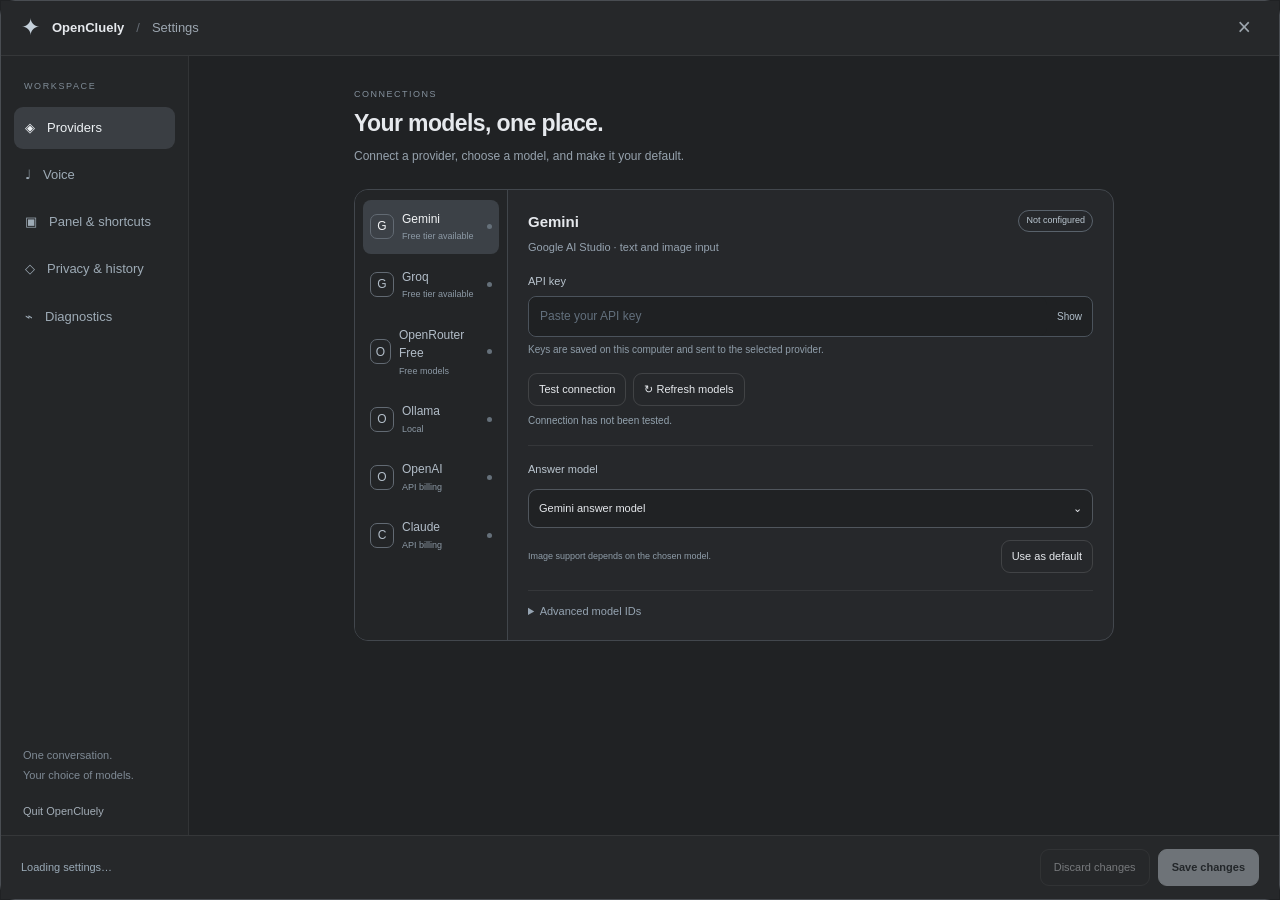
<file: settings.html>
<!doctype html><html lang="en"><head><meta charset="utf-8"><title>OpenCluely Settings</title><link rel="stylesheet" href="./src/styles/chat.css"><link rel="stylesheet" href="./src/styles/panel-settings.css"></head>
<body class="provider-settings">
<header class="settings-titlebar"><span class="brand-mark">✦</span><strong>OpenCluely</strong><span class="title-divider">/</span><span>Settings</span><button id="close" type="button" aria-label="Close settings">×</button></header>
<div class="settings-shell">
<aside class="settings-sidebar"><p class="nav-label">WORKSPACE</p><nav aria-label="Settings sections">
<button type="button" data-page="providers" aria-current="page">◈ <span>Providers</span></button>
<button type="button" data-page="voice">♩ <span>Voice</span></button>
<button type="button" data-page="panel">▣ <span>Panel & shortcuts</span></button>
<button type="button" data-page="privacy">◇ <span>Privacy & history</span></button>
<button type="button" data-page="diagnostics">⌁ <span>Diagnostics</span></button>
</nav><div class="sidebar-bottom"><small>One conversation.<br>Your choice of models.</small><button id="quit" type="button">Quit OpenCluely</button></div></aside>
<form id="providerForm" autocomplete="off">
<section class="settings-page" data-settings-page="providers"><div class="page-intro"><span class="eyebrow">Connections</span><h1>Your models, one place.</h1><p>Connect a provider, choose a model, and make it your default.</p></div>
<div class="provider-workspace"><nav class="provider-list" aria-label="AI providers"><button type="button" data-provider-tab="gemini" aria-pressed="true"><span class="provider-avatar">G</span><span>Gemini<small>Free tier available</small></span><span class="provider-dot" data-provider-dot="gemini"></span></button><button type="button" data-provider-tab="groq" aria-pressed="false"><span class="provider-avatar">G</span><span>Groq<small>Free tier available</small></span><span class="provider-dot" data-provider-dot="groq"></span></button><button type="button" data-provider-tab="openrouter" aria-pressed="false"><span class="provider-avatar">O</span><span>OpenRouter Free<small>Free models</small></span><span class="provider-dot" data-provider-dot="openrouter"></span></button><button type="button" data-provider-tab="ollama" aria-pressed="false"><span class="provider-avatar">O</span><span>Ollama<small>Local</small></span><span class="provider-dot" data-provider-dot="ollama"></span></button><button type="button" data-provider-tab="openai" aria-pressed="false"><span class="provider-avatar">O</span><span>OpenAI<small>API billing</small></span><span class="provider-dot" data-provider-dot="openai"></span></button><button type="button" data-provider-tab="claude" aria-pressed="false"><span class="provider-avatar">C</span><span>Claude<small>API billing</small></span><span class="provider-dot" data-provider-dot="claude"></span></button></nav><div class="provider-content"><article class="provider-editor" data-provider-editor="gemini" >
<div class="section-title"><div><h2>Gemini</h2><p>Google AI Studio · text and image input</p></div><span class="badge" data-provider-badge="gemini">Not configured</span></div>
<label for="geminiKey">API key</label><div class="secret-field"><input data-setting id="geminiKey" type="password" autocomplete="off" spellcheck="false" placeholder="Paste your API key"><button type="button" data-reveal="geminiKey" aria-label="Show Gemini API key">Show</button></div><small class="field-help">Keys are saved on this computer and sent to the selected provider.</small>
<div class="button-row"><button type="button" data-test-provider="gemini">Test connection</button><button type="button" data-refresh>↻ Refresh models</button></div>
<p class="test-feedback" data-test-result="gemini" role="status">Connection has not been tested.</p>
<div class="field-divider"></div><label for="geminiCatalog">Answer model</label><select id="geminiCatalog" hidden size="2" data-inline-picker data-model-provider="gemini" aria-label="Gemini answer model"><option value="">Choose a model</option></select>
<div class="model-note"><small>Image support depends on the chosen model.</small><button type="button" data-default="gemini">Use as default</button></div>
<details><summary>Advanced model IDs</summary><label for="geminiModel">Additional model IDs</label><input data-setting id="geminiModel" spellcheck="false" placeholder="gemini-3.1-flash-lite"><small>Separate IDs with commas. Save, then refresh to update the catalog.</small></details></article><article class="provider-editor" data-provider-editor="groq" hidden>
<div class="section-title"><div><h2>Groq</h2><p>Fast answers and Whisper transcription</p></div><span class="badge" data-provider-badge="groq">Not configured</span></div>
<label for="groqKey">API key</label><div class="secret-field"><input data-setting id="groqKey" type="password" autocomplete="off" spellcheck="false" placeholder="Paste your API key"><button type="button" data-reveal="groqKey" aria-label="Show Groq API key">Show</button></div><small class="field-help">Keys are saved on this computer and sent to the selected provider.</small>
<div class="button-row"><button type="button" data-test-provider="groq">Test connection</button><button type="button" data-refresh>↻ Refresh models</button></div>
<p class="test-feedback" data-test-result="groq" role="status">Connection has not been tested.</p>
<div class="field-divider"></div><label for="groqCatalog">Answer model</label><select id="groqCatalog" hidden size="2" data-inline-picker data-model-provider="groq" aria-label="Groq answer model"><option value="">Choose a model</option></select>
<div class="model-note"><small>Image support depends on the chosen model.</small><button type="button" data-default="groq">Use as default</button></div>
<details><summary>Advanced model IDs</summary><label for="groqModels">Additional model IDs</label><input data-setting id="groqModels" spellcheck="false" placeholder="openai/gpt-oss-20b"><small>Separate IDs with commas. Save, then refresh to update the catalog.</small></details></article><article class="provider-editor" data-provider-editor="openrouter" hidden>
<div class="section-title"><div><h2>OpenRouter Free</h2><p>A catalog filtered to free models</p></div><span class="badge" data-provider-badge="openrouter">Not configured</span></div>
<label for="openRouterKey">API key</label><div class="secret-field"><input data-setting id="openRouterKey" type="password" autocomplete="off" spellcheck="false" placeholder="Paste your API key"><button type="button" data-reveal="openRouterKey" aria-label="Show OpenRouter Free API key">Show</button></div><small class="field-help">Keys are saved on this computer and sent to the selected provider.</small>
<div class="button-row"><button type="button" data-test-provider="openrouter">Test connection</button><button type="button" data-refresh>↻ Refresh models</button></div>
<p class="test-feedback" data-test-result="openrouter" role="status">Connection has not been tested.</p>
<div class="field-divider"></div><label for="openrouterCatalog">Answer model</label><select id="openrouterCatalog" hidden size="2" data-inline-picker data-model-provider="openrouter" aria-label="OpenRouter Free answer model"><option value="">Choose a model</option></select>
<div class="model-note"><small>Image support depends on the chosen model.</small><button type="button" data-default="openrouter">Use as default</button></div>
<small>Only free models appear in this catalog. Provider limits may apply.</small></article><article class="provider-editor" data-provider-editor="ollama" hidden>
<div class="section-title"><div><h2>Ollama</h2><p>Run downloaded models on this computer</p></div><span class="badge" data-provider-badge="ollama">Not configured</span></div>
<div class="info-note">Ollama connects to <code>127.0.0.1:11434</code>. Start Ollama and download a model before refreshing.</div><small class="field-help">Keys are saved on this computer and sent to the selected provider.</small>
<div class="button-row"><button type="button" data-test-provider="ollama">Test connection</button><button type="button" data-refresh>↻ Refresh models</button></div>
<p class="test-feedback" data-test-result="ollama" role="status">Connection has not been tested.</p>
<div class="field-divider"></div><label for="ollamaCatalog">Answer model</label><select id="ollamaCatalog" hidden size="2" data-inline-picker data-model-provider="ollama" aria-label="Ollama answer model"><option value="">Choose a model</option></select>
<div class="model-note"><small>Image support depends on the chosen model.</small><button type="button" data-default="ollama">Use as default</button></div>
<details><summary>Advanced model IDs</summary><label for="ollamaModel">Additional model IDs</label><input data-setting id="ollamaModel" spellcheck="false" placeholder="qwen2.5-coder:7b"><small>Separate IDs with commas. Save, then refresh to update the catalog.</small></details></article><article class="provider-editor" data-provider-editor="openai" hidden>
<div class="section-title"><div><h2>OpenAI</h2><p>Connect an OpenAI API account</p></div><span class="badge" data-provider-badge="openai">Not configured</span></div>
<label for="openAIKey">API key</label><div class="secret-field"><input data-setting id="openAIKey" type="password" autocomplete="off" spellcheck="false" placeholder="Paste your API key"><button type="button" data-reveal="openAIKey" aria-label="Show OpenAI API key">Show</button></div><small class="field-help">Keys are saved on this computer and sent to the selected provider.</small>
<div class="button-row"><button type="button" data-test-provider="openai">Test connection</button><button type="button" data-refresh>↻ Refresh models</button></div>
<p class="test-feedback" data-test-result="openai" role="status">Connection has not been tested.</p>
<div class="field-divider"></div><label for="openaiCatalog">Answer model</label><select id="openaiCatalog" hidden size="2" data-inline-picker data-model-provider="openai" aria-label="OpenAI answer model"><option value="">Choose a model</option></select>
<div class="model-note"><small>Image support depends on the chosen model.</small><button type="button" data-default="openai">Use as default</button></div>
<details><summary>Advanced model IDs</summary><label for="openAIModels">Additional model IDs</label><input data-setting id="openAIModels" spellcheck="false" placeholder="gpt-4.1-mini"><small>Separate IDs with commas. Save, then refresh to update the catalog.</small></details></article><article class="provider-editor" data-provider-editor="claude" hidden>
<div class="section-title"><div><h2>Claude</h2><p>Connect an Anthropic API account</p></div><span class="badge" data-provider-badge="claude">Not configured</span></div>
<label for="claudeKey">API key</label><div class="secret-field"><input data-setting id="claudeKey" type="password" autocomplete="off" spellcheck="false" placeholder="Paste your API key"><button type="button" data-reveal="claudeKey" aria-label="Show Claude API key">Show</button></div><small class="field-help">Keys are saved on this computer and sent to the selected provider.</small>
<div class="button-row"><button type="button" data-test-provider="claude">Test connection</button><button type="button" data-refresh>↻ Refresh models</button></div>
<p class="test-feedback" data-test-result="claude" role="status">Connection has not been tested.</p>
<div class="field-divider"></div><label for="claudeCatalog">Answer model</label><select id="claudeCatalog" hidden size="2" data-inline-picker data-model-provider="claude" aria-label="Claude answer model"><option value="">Choose a model</option></select>
<div class="model-note"><small>Image support depends on the chosen model.</small><button type="button" data-default="claude">Use as default</button></div>
<details><summary>Advanced model IDs</summary><label for="claudeModels">Additional model IDs</label><input data-setting id="claudeModels" spellcheck="false" placeholder="claude-haiku-5-5"><small>Separate IDs with commas. Save, then refresh to update the catalog.</small></details></article></div></div><p id="catalogStatus" class="setting-note" role="status"></p></section>
<section class="settings-page" data-settings-page="voice" hidden><div class="page-intro"><span class="eyebrow">Audio</span><h1>A voice that fits your flow.</h1><p>Choose where microphone audio is transcribed.</p></div>
<div class="settings-card"><div class="section-title"><h2>Transcription</h2><button id="testMic" type="button">Test microphone</button></div>
<div class="field-grid"><label>Voice provider<select id="speechProvider" data-setting hidden size="2" data-inline-picker aria-label="Voice provider"><option value="whisper">Whisper · on this PC</option><option value="groq">Groq · cloud</option><option value="gemini">Gemini · cloud</option><option value="azure">Azure Speech · cloud</option></select></label>
<label data-voice-for="whisper">Local model<select id="whisperModel" data-setting hidden size="2" data-inline-picker aria-label="Whisper model"><option>tiny</option><option>base</option><option>small</option><option>medium</option><option>large</option><option>turbo</option></select></label>
<label data-voice-for="groq" hidden>Groq voice model<input id="groqVoiceModel" data-setting placeholder="whisper-large-v3-turbo"></label>
<label data-voice-for="gemini" hidden>Gemini audio model<input id="geminiVoiceModel" data-setting placeholder="gemini-3.1-flash-lite"></label>
</div><p id="voiceDestination" class="info-note"></p><p id="micTestResult" class="setting-note" role="status"></p>
<div class="setting-row"><div><strong>Automatic transcript messages</strong><small>Finalized speech is sent to the answer model while the mic is on.</small></div><span class="badge">Enabled</span></div></div>
<div class="settings-card" data-voice-for="whisper"><div class="section-title"><div><h2>Local Whisper</h2><p>Audio stays on this PC. Transcripts go to the answer provider.</p></div><button id="setupWhisper" type="button">Install Whisper</button></div>
<label>Local command<input data-setting id="whisperCommand" placeholder="whisper"></label><div class="field-grid"><label>Language<input data-setting id="whisperLanguage" placeholder="auto"></label><label>Device<select data-setting id="whisperDevice" hidden size="2" data-inline-picker aria-label="Whisper device"><option value="auto">Auto</option><option value="cpu">CPU</option><option value="cuda">CUDA GPU</option></select></label></div>
<small id="installStatus" role="status"></small></div>
<div class="settings-card" data-voice-for="azure" hidden><h2>Azure credentials</h2><label>Speech key<input data-setting id="azureKey" type="password" autocomplete="off"></label><label>Region<input data-setting id="azureRegion" placeholder="eastus"></label></div>
<div class="info-note" data-voice-for="groq" hidden>Groq uses the API key from Providers → Groq.</div><div class="info-note" data-voice-for="gemini" hidden>Gemini uses the API key from Providers → Gemini. Choose a model with audio input support.</div></section>
<section class="settings-page" data-settings-page="panel" hidden><div class="page-intro"><span class="eyebrow">Appearance</span><h1>Make room for your work.</h1><p>A readable, movable panel that stays within reach.</p></div>
<div class="settings-card"><h2>Panel appearance</h2><label class="setting-row">Opacity <output id="opacityValue">94%</output></label><input data-setting id="panelOpacity" type="range" min="60" max="100" step="1" value="94" aria-label="Panel opacity">
<div id="appearancePreview" class="appearance-preview"><small>ASSISTANT</small><p>Your next thought, clearly presented.</p></div>
<label>Text size<select data-setting id="panelTextSize" hidden size="2" data-inline-picker aria-label="Panel text size"><option value="default">Default</option><option value="large">Larger</option></select></label></div>
<div class="settings-card"><h2>Keyboard shortcuts</h2><div class="setting-row"><span>Screenshot</span><kbd>Ctrl + Shift + S</kbd></div><div class="setting-row"><span>Microphone on / off</span><kbd>Alt + R</kbd></div><div class="setting-row"><span>Show / hide windows</span><kbd>Ctrl + Shift + V</kbd></div><div class="setting-row"><span>Open Settings</span><kbd>Ctrl + ,</kbd></div><div class="setting-row"><span>Send message / new line</span><kbd>Enter / Shift + Enter</kbd></div><small>Drag the handle above the conversation to move the panel.</small></div></section>
<section class="settings-page" data-settings-page="privacy" hidden><div class="page-intro"><span class="eyebrow">Control</span><h1>Your conversation, your control.</h1><p>Understand what is saved and where your messages go.</p></div>
<div class="settings-card"><h2>Conversation history</h2><label class="setting-row"><span><strong>Keep history on this computer</strong><small>Restore messages and image attachments when you reopen the app.</small></span><input id="historyEnabled" data-setting type="checkbox" checked></label><p class="setting-note">Turning this off removes saved chat and images. The current conversation stays visible until cleared. Providers may retain data under their own policies.</p>
<div class="setting-row"><div><strong>Clear conversation</strong><small>Remove messages, attachments and the model’s session context.</small></div><button type="button" id="clearHistory">Clear history</button></div><div id="clearPrompt" role="group" aria-label="Clear conversation and saved history?" hidden><span>Clear this conversation?</span><button id="cancelClear" type="button" class="confirm-no">× No</button><button id="confirmClear" type="button" class="confirm-yes">✓ Yes</button></div></div>
<div class="settings-card"><h2>Data flow</h2><p id="dataFlow" class="info-note"></p><div class="setting-row"><div><strong>Screen capture protection</strong><small>Requested for app windows. Support depends on the OS and capture tool.</small></div><span class="badge">Enabled</span></div><small>Menus, confirmations and image previews open inside app windows.</small><p class="setting-note">API keys are stored in the app’s local configuration file. Protect access to your Windows account.</p></div></section>
<section class="settings-page" data-settings-page="diagnostics" hidden><div class="page-intro"><span class="eyebrow">Troubleshooting</span><h1>Check the whole connection.</h1><p>Send a small test request through the same path used by chat.</p></div><div class="settings-card"><h2>Live provider check</h2><label>Provider<select id="diagnosticProvider" hidden size="2" data-inline-picker aria-label="Diagnostic provider"><option value="gemini">Gemini</option><option value="groq">Groq</option><option value="openrouter">OpenRouter Free</option><option value="ollama">Ollama</option><option value="openai">OpenAI</option><option value="claude">Claude</option></select></label><p class="setting-note">Uses saved credentials and the selected model in Providers. This sends a short API request and may use provider quota.</p><button id="runDiagnostics" type="button">Run connection check</button><div id="diagnosticResult" class="diagnostic-result" role="status">Ready to check. No request has been sent.</div></div>
<div class="settings-card"><h2>If a connection fails</h2><div class="setting-row"><strong>401 / 403</strong><span>Check your API key and account access.</span></div><div class="setting-row"><strong>400 / 404</strong><span>Refresh models and check input support.</span></div><div class="setting-row"><strong>429</strong><span>Check provider quota or wait before retrying.</span></div><div class="setting-row"><strong>Network error</strong><span>Check connectivity, proxy settings and Ollama.</span></div></div></section>
</form></div>
<footer class="settings-footer"><span id="status" role="status">Loading settings…</span><button id="discard" type="button" disabled>Discard changes</button><button id="save" type="submit" form="providerForm" disabled>Save changes</button></footer>
<script src="src/ui/inline-picker.js"></script><script src="src/ui/panel-settings.js"></script></body></html>
</file>
<file: src/styles/chat.css>
:root {
  color-scheme:dark;
  font:14px/1.55 "Segoe UI",sans-serif;
  color:#eef0f2;
  --panel-alpha:.94;
  --panel-font:14px
}

* {
  box-sizing:border-box
}
[hidden] {
  display:none!important
}

body {
  margin:0;
  height:100vh;
  overflow:hidden
}
button,input,textarea,select {
  font:inherit;
  color:inherit
}
button {
  cursor:pointer;
  transition:background .15s;
  border:1px solid #ffffff20;
  border-radius:9px;
  background:transparent;
  padding:7px 12px;
  -webkit-app-region:no-drag
}
button:hover {
  background:#ffffff0d
}
button:disabled {
  opacity:.42;
  cursor:default
}
button:focus-visible,textarea:focus-visible,input:focus-visible,select:focus-visible {
  outline:2px solid #a6bac9;
  outline-offset:2px
}

.floating-panel {
  display:flex;
  flex-direction:column;
  padding:8px;
  gap:10px;
  background:transparent!important;
  font-size:var(--panel-font)
}

.panel-bar {
  align-self:center;
  display:flex;
  align-items:center;
  gap:4px;
  height:40px;
  flex-shrink:0;
  padding:3px 5px;
  border:1px solid #55585c;
  border-radius:24px;
  background:#303234;
  -webkit-app-region:drag
}

.panel-grip {
  width:30px;
  text-align:center;
  color:#aeb4bb;
  font-size:23px;
  cursor:grab
}
.panel-bar button {
  height:31px;
  padding:4px 10px;
  border:0
}
.icon-button {
  width:34px;
  height:34px;
  padding:0;
  display:inline-grid;
  place-items:center
}
.stop-button {
  color:#fd9292
}
.panel-bar .icon-button {
  width:30px
}
.panel-body {
  position:relative;
  min-height:0;
  flex:1;
  display:flex;
  flex-direction:column;
  border:1px solid #4b4e53;
  border-radius:20px;
  padding:16px 18px 12px;
  background:rgba(38,39,41,var(--panel-alpha));
  box-shadow:0 8px 25px #0002;
  overflow:hidden
}

.chat-header {
  display:flex;
  align-items:center;
  justify-content:space-between;
  gap:8px;
  padding-bottom:10px;
  min-height:37px
}
.eyebrow {
  font-size:11px;
  text-transform:uppercase;
  letter-spacing:1.4px;
  color:#aeb5bd
}
.clear-tools {
  display:flex;
  align-items:center;
  gap:6px
}
#clearHistory {
  font-size:11px;
  color:#aeb5bd;
  border:0;
  padding:4px 2px
}
#clearPrompt {
  display:flex;
  gap:5px
}
.confirm-no,.confirm-yes {
  border-radius:30px;
  padding:4px 12px;
  font-size:12px;
  white-space:nowrap
}
.confirm-no {
  color:#ff6d74;
  border:1px solid #f15e65;
  background:transparent
}
.confirm-yes {
  color:#fff;
  border:1px solid #10b598;
  background:linear-gradient(110deg,#25c79f,#009e91)
}
.confirm-yes:hover {
  background:#0caa96
}

#messages {
  overflow:auto;
  flex:1;
  min-height:65px;
  padding:5px 2px 10px;
  scrollbar-gutter:stable;
  overflow-wrap:anywhere
}

#emptyState {
  text-align:center;
  color:#b0b5bc;
  margin:35px auto;
  max-width:310px
}
#emptyState h1 {
  font-size:19px;
  font-weight:500;
  color:#e7e9ec;
  margin:10px 0
}
#emptyState p {
  font-size:13px
}
#emptyState small {
  font-size:11px;
  color:#858d97
}
.empty-symbol {
  font-size:30px;
  color:#ccd4dc
}

.message {
  margin:8px 0 20px;
  line-height:1.65
}
.author {
  color:#a5afb9;
  font-size:10px;
  letter-spacing:.7px;
  margin-bottom:6px;
  text-transform:uppercase;
  display:flex;
  align-items:center;
  justify-content:space-between
}
.message.user,.message.transcription,.message.screenshot {
  width:fit-content;
  max-width:90%;
  margin-left:auto;
  background:#4b5056;
  padding:10px 14px;
  border-radius:15px 15px 4px 15px
}
.message.user .author,.message.transcription .author,.message.screenshot .author {
  color:#d0d6dc
}
.message-body {
  white-space:pre-wrap
}
.message-body.rendered {
  white-space:normal
}
.message-body p {
  margin:0 0 12px
}
.message-body p:last-child {
  margin-bottom:0
}
.message-body h1,.message-body h2,.message-body h3 {
  font-size:1.1em
}
.message-body ul,.message-body ol {
  padding-left:21px
}
.message-body blockquote {
  margin:10px 0;
  border-left:2px solid #6f7984;
  padding-left:12px;
  color:#c5cbd2
}
.message-body :not(pre)>code {
  background:#ffffff10;
  padding:2px 4px;
  border-radius:4px
}
.copy-answer {
  font-size:10px;
  border:0;
  padding:2px 5px;
  color:#9da7b1
}
.code {
  border:1px solid #45494f;
  border-radius:10px;
  overflow:hidden;
  margin:12px 0;
  background:#1d1e20
}
.code summary {
  display:flex;
  justify-content:space-between;
  align-items:center;
  padding:5px 10px;
  background:#ffffff06;
  font-size:11px;
  color:#bfc8d1
}
.code button {
  font-size:11px;
  padding:2px 7px;
  border:0
}
.code pre {
  margin:0;
  overflow:auto;
  padding:12px;
  font:12px/1.6 Consolas,monospace;
  white-space:pre
}
.code code {
  font:inherit
}

#compose {
  flex-shrink:0;
  border:1px solid #51545a;
  border-radius:14px;
  background:#1d1e2080;
  padding:10px 10px 7px
}
#draft {
  display:block;
  resize:none;
  background:transparent;
  border:0;
  width:100%;
  min-height:46px;
  max-height:110px;
  padding:2px 3px;
  font-size:13px;
  line-height:1.5
}
#draft::placeholder {
  color:#929ba5
}
#draft:focus {
  outline:0
}
.composer-tools {
  display:flex;
  align-items:center;
  gap:4px
}
.composer-tools .icon-button {
  border:0;
  color:#bac4cf
}
.composer-tools .send-button {
  background:#d4dbe2;
  color:#222629;
  border-radius:10px;
  margin-left:auto
}
.input-hint {
  font-size:10px;
  color:#777f89;
  margin-left:5px
}
#mic[aria-pressed=true] {
  background:#505960;
  color:#fff
}

.panel-footer {
  display:flex;
  align-items:center;
  gap:7px;
  padding-top:10px
}
.model-chip {
  display:flex;
  align-items:center;
  gap:4px;
  min-width:0;
  max-width:43%;
  font-size:11px;
  border-radius:8px;
  padding:5px 7px;
  background:#ffffff04
}
.model-chip span {
  white-space:nowrap;
  overflow:hidden;
  text-overflow:ellipsis
}
#micStatus {
  margin-left:auto;
  white-space:nowrap;
  font-size:10px;
  color:#939ea9
}
.session-note {
  font-size:10px;
  color:#8e98a3;
  margin:8px 0 0;
  line-height:1.4
}
.live-transcript {
  border-left:2px solid #a1b7c5;
  padding:6px 10px;
  background:#ffffff06;
  font-size:12px;
  color:#becad5;
  margin:0 0 8px;
  max-height:64px;
  overflow:auto
}
#chatError {
  font-size:12px;
  color:#ffabab;
  margin:0 0 7px;
  max-height:70px;
  overflow:auto
}
#screenshotNotice {
  font-size:10px;
  color:#aab4be;
  margin:4px 0
}

.model-menu {
  position:absolute;
  bottom:70px;
  left:18px;
  right:18px;
  max-height:calc(100% - 115px);
  overflow:auto;
  z-index:5;
  border:1px solid #5a6067;
  background:#2c2f32;
  border-radius:14px;
  padding:14px;
  box-shadow:0 8px 25px #0006
}
.menu-heading {
  display:flex;
  align-items:center;
  justify-content:space-between;
  font-size:13px;
  font-weight:600;
  margin-bottom:10px
}
.menu-heading button {
  border:0;
  padding:0 7px;
  font-size:20px
}
.model-menu label {
  display:block;
  font-size:11px;
  color:#aeb7c1;
  margin:10px 0
}
.model-menu small {
  color:#929eaa;
  font-size:10px
}
.inline-picker {
  min-width:0;
  position:relative
}
.inline-picker-trigger {
  width:100%;
  text-align:left;
  white-space:nowrap;
  overflow:hidden;
  text-overflow:ellipsis;
  background:#202224;
  margin-top:5px;
  padding:9px 11px;
  border-color:#50565d;
  font-size:12px
}
.inline-picker-trigger:after {
  content:'⌄';
  float:right;
  margin-left:8px
}
select[size] {
  width:100%;
  background:#212426;
  border:1px solid #606973;
  border-radius:7px;
  font:12px "Segoe UI";
  margin-top:5px;
  padding:4px;
  max-height:125px
}
option {
  padding:6px 8px;
  white-space:normal
}

.image-grid {
  display:flex;
  flex-wrap:wrap;
  gap:8px;
  padding-top:4px
}
.image-tile {
  position:relative;
  width:62px;
  height:62px
}
.image-preview {
  display:block;
  width:100%;
  height:100%;
  padding:0;
  overflow:hidden;
  border-radius:10px
}
.image-preview img {
  width:100%;
  height:100%;
  object-fit:cover
}
.remove-image {
  position:absolute;
  right:-5px;
  top:-5px;
  width:21px;
  height:21px;
  padding:0;
  border-radius:50%;
  background:#111;
  color:#fff;
  border:1px solid #888;
  font-size:16px
}
.message-images {
  margin-bottom:8px
}
.image-viewer {
  position:fixed;
  inset:0;
  z-index:20;
  background:#17191af5;
  display:grid;
  place-items:center;
  padding:45px 16px 16px;
  border:1px solid #555;
  border-radius:18px
}
.image-viewer img {
  max-width:100%;
  max-height:100%;
  object-fit:contain
}
.image-viewer button {
  position:absolute;
  right:14px;
  top:10px;
  font-size:22px
}

::-webkit-scrollbar {
  width:5px;
  height:5px
}
::-webkit-scrollbar-thumb {
  background:#62686e;
  border-radius:6px
}

@media(max-height:490px) {
  .panel-body {
  padding:10px 14px
}
.session-note {
  display:none
}
#emptyState {
  margin:10px auto
}
#draft {
  min-height:32px
}
.panel-footer {
  padding-top:6px
}

}
@media(max-width:400px) {
  .eyebrow {
  font-size:9px
}
.confirm-no,.confirm-yes {
  padding:3px 7px
}
.panel-body {
  padding:12px
}
.model-chip {
  max-width:40%
}
#micStatus {
  font-size:9px
}

}


.code summary {
  cursor:pointer;
  list-style:none
}
.code summary:before {
  content:"›";
  margin-right:7px
}
.code[open] summary:before {
  content:"⌄"
}
.code summary span {
  margin-right:auto
}
.followups {
  display:flex;
  gap:6px;
  padding:0 0 9px;
  flex-shrink:0
}
.followups button {
  font-size:10px;
  color:#aab6c1;
  padding:4px 9px;
  border-color:#ffffff18;
  border-radius:20px
}
</file>
<file: src/styles/panel-settings.css>
.provider-settings {
  display:flex;
  flex-direction:column;
  border:1px solid #494d52;
  border-radius:15px;
  background:#202224;
  color:#e6e9ed;
  font-size:13px
}

.settings-titlebar {
  display:flex;
  align-items:center;
  gap:12px;
  height:55px;
  padding:0 20px;
  flex-shrink:0;
  border-bottom:1px solid #ffffff12;
  background:#26282a;
  -webkit-app-region:drag
}
.brand-mark {
  font-size:23px;
  color:#c4d0da
}
.title-divider {
  color:#656c74
}
.settings-titlebar>span:last-of-type {
  color:#9ca6b0
}
.settings-titlebar button {
  margin-left:auto;
  padding:0 8px;
  border:0;
  font-size:23px;
  color:#9da6ae
}

.settings-shell {
  display:flex;
  flex:1;
  min-height:0
}
.settings-sidebar {
  display:flex;
  flex-direction:column;
  width:188px;
  flex-shrink:0;
  background:#242628;
  border-right:1px solid #ffffff10;
  padding:24px 13px 15px
}
.nav-label {
  font-size:9px;
  letter-spacing:1.6px;
  color:#7f8b96;
  margin:0 10px 13px
}
.settings-sidebar nav {
  display:flex;
  flex-direction:column;
  gap:5px
}
.settings-sidebar nav button {
  display:flex;
  align-items:center;
  gap:12px;
  text-align:left;
  border:0;
  font-size:13px;
  color:#9eabb6;
  padding:11px
}
.settings-sidebar nav button[aria-current=page] {
  color:#eef2f5;
  background:#3a3e43
}
.sidebar-bottom {
  margin-top:auto;
  padding:15px 9px 0;
  display:flex;
  flex-direction:column;
  gap:17px
}
.sidebar-bottom small {
  font-size:11px;
  color:#7f8a95;
  line-height:1.8
}
.sidebar-bottom button {
  text-align:left;
  border:0;
  padding:0;
  font-size:11px;
  color:#a3adb7
}

#providerForm {
  flex:1;
  min-width:0;
  overflow:auto
}
.settings-page {
  padding:27px 30px;
  max-width:820px;
  margin:auto
}
.page-intro {
  margin-bottom:23px
}
.page-intro h1 {
  font-size:23px;
  font-weight:550;
  letter-spacing:-.6px;
  line-height:1.3;
  margin:6px 0 8px
}
.page-intro p {
  font-size:12px;
  color:#96a2ad;
  margin:0
}
.eyebrow {
  font-size:9px;
  letter-spacing:1.5px;
  color:#84919d
}

.provider-workspace {
  display:grid;
  grid-template-columns:153px minmax(0,1fr);
  border:1px solid #42474d;
  border-radius:14px;
  overflow:hidden;
  background:#26282b;
  min-height:355px
}
.provider-list {
  padding:10px 8px;
  border-right:1px solid #41464b;
  background:#232527;
  display:flex;
  flex-direction:column;
  gap:4px
}
.provider-list button {
  display:flex;
  align-items:center;
  gap:8px;
  text-align:left;
  padding:10px 7px;
  border:0;
  color:#b2bdc8;
  font-size:12px;
  border-radius:8px
}
.provider-list button[aria-pressed=true] {
  background:#3c4147;
  color:#f1f3f5
}
.provider-list small {
  display:block;
  color:#8c99a5;
  font-size:9px;
  margin-top:1px
}
.provider-avatar {
  display:grid;
  place-items:center;
  border:1px solid #626a73;
  border-radius:7px;
  font-size:12px;
  width:24px;
  height:25px
}
.provider-dot {
  width:5px;
  height:5px;
  margin-left:auto;
  border-radius:50%;
  background:#65707a;
  flex-shrink:0
}
.provider-dot[data-configured=true] {
  background:#6cc7ad
}
.provider-content {
  padding:20px;
  min-width:0
}
.section-title {
  display:flex;
  align-items:flex-start;
  justify-content:space-between;
  gap:12px;
  margin-bottom:17px
}
h2 {
  font-size:15px;
  font-weight:600;
  margin:0 0 6px
}
p {
  margin:7px 0
}
.section-title p {
  font-size:11px;
  color:#96a3b0;
  margin:0
}
.badge {
  font-size:9px;
  color:#bbc7d1;
  border:1px solid #59626b;
  border-radius:20px;
  padding:3px 7px;
  white-space:nowrap
}
.badge[data-connected=true] {
  color:#90dbc4;
  border-color:#508a76
}

label {
  display:block;
  color:#bac5cf;
  font-size:11px;
  margin:13px 0 6px
}
input:not([type=checkbox]):not([type=range]) {
  width:100%;
  padding:10px 11px;
  border:1px solid #4b535c;
  border-radius:8px;
  background:#1f2123;
  color:#e9edf1;
  font-size:12px;
  margin:5px 0 0
}
input::placeholder {
  color:#626f7c
}
.secret-field {
  display:flex;
  align-items:center;
  border:1px solid #4b535c;
  border-radius:8px;
  overflow:hidden;
  background:#1f2123
}
.secret-field input {
  border:0!important;
  margin:0!important
}
.secret-field button {
  border:0;
  font-size:10px;
  color:#b1bfcb;
  padding:6px 10px
}
.field-help,small {
  color:#8f9da9;
  font-size:10px;
  line-height:1.6
}
.field-help {
  display:block;
  margin-top:5px
}
.button-row {
  display:flex;
  gap:7px;
  margin-top:15px
}
button {
  font-size:11px;
  padding:7px 10px
}
.test-feedback {
  font-size:10px;
  color:#94a3af;
  min-height:17px;
  overflow-wrap:anywhere
}
.test-feedback[data-error=true],[data-error=true] {
  color:#ff999f!important
}
.test-feedback[data-success=true] {
  color:#93d6c0
}
.field-divider {
  border-top:1px solid #ffffff12;
  margin:15px 0
}
.model-note {
  display:flex;
  align-items:center;
  gap:8px;
  justify-content:space-between;
  margin:12px 0 17px
}
.model-note button {
  white-space:nowrap
}
.model-note small {
  font-size:9px
}
details {
  border-top:1px solid #ffffff12;
  padding-top:12px
}
summary {
  cursor:pointer;
  color:#96a4b2;
  font-size:11px
}

.inline-picker-trigger {
  font-size:11px;
  margin-top:5px;
  padding:10px
}
.inline-picker {
  margin-top:3px
}
select[size] {
  max-height:140px
}

.settings-card {
  border:1px solid #42474d;
  background:#27292c;
  border-radius:13px;
  padding:20px;
  margin-bottom:16px
}
.field-grid {
  display:grid;
  grid-template-columns:1fr 1fr;
  gap:16px
}
.setting-row {
  display:flex;
  align-items:center;
  justify-content:space-between;
  gap:20px;
  padding:12px 0;
  border-bottom:1px solid #ffffff0d
}
.setting-row:last-child {
  border:0
}
.setting-row small {
  display:block;
  margin-top:3px
}
.setting-row strong {
  font-size:12px;
  font-weight:500
}
.setting-row>span:last-child {
  font-size:11px;
  color:#acb8c4
}
.info-note {
  padding:11px 13px;
  border:1px solid #56616c;
  border-radius:8px;
  background:#a2b9cb09;
  font-size:11px;
  line-height:1.7;
  color:#b1c0cc;
  margin:14px 0
}
.setting-note {
  color:#91a0ad;
  font-size:11px;
  line-height:1.7
}
input[type=checkbox] {
  width:17px;
  height:17px;
  accent-color:#9db7c8;
  flex-shrink:0
}
input[type=range] {
  width:100%;
  accent-color:#b0c1ce
}
kbd {
  padding:4px 8px;
  border:1px solid #4b535c;
  border-radius:5px;
  font:10px "Segoe UI";
  color:#b0bdc8;
  background:#212326
}
.appearance-preview {
  border:1px solid #545f68;
  border-radius:12px;
  padding:15px;
  margin:16px 0;
  background:#33363a
}
.appearance-preview small {
  letter-spacing:1px;
  font-size:9px
}
.appearance-preview p {
  margin:4px 0
}
#clearPrompt {
  display:flex;
  align-items:center;
  gap:8px;
  padding:12px 0 0
}
#clearPrompt>span {
  margin-right:auto;
  font-size:11px;
  color:#c7b8b9
}
.confirm-no,.confirm-yes {
  padding:6px 18px;
  font-size:12px
}

.diagnostic-result {
  padding:16px;
  border:1px solid #4c5862;
  background:#202428;
  border-radius:9px;
  margin-top:20px;
  font-size:12px;
  line-height:1.8;
  white-space:pre-line;
  overflow-wrap:anywhere
}

.settings-footer {
  display:flex;
  align-items:center;
  gap:8px;
  padding:13px 20px;
  border-top:1px solid #ffffff12;
  background:#26282a;
  min-height:62px;
  flex-shrink:0
}
#status {
  margin-right:auto;
  font-size:11px;
  color:#9aaab7;
  max-width:65%;
  overflow-wrap:anywhere
}
#save {
  color:#1f252a;
  background:#d2dce4;
  border-color:#d2dce4;
  font-weight:600
}
.settings-footer button {
  padding:9px 13px
}

@media(max-width:780px) {
  .settings-sidebar {
  width:160px
}
.settings-page {
  padding:20px
}
.provider-workspace {
  grid-template-columns:123px minmax(0,1fr)
}
.provider-content {
  padding:15px
}
.provider-list button {
  padding:9px 4px;
  gap:5px
}
.provider-avatar {
  display:none
}
.section-title {
  flex-wrap:wrap
}
.button-row {
  flex-wrap:wrap
}

}

@media(max-width:600px) {
  .settings-sidebar {
  width:54px;
  padding:15px 5px
}
.settings-sidebar nav button {
  justify-content:center
}
.settings-sidebar nav span,.nav-label,.sidebar-bottom {
  display:none
}
.settings-page {
  padding:16px
}
.provider-workspace {
  grid-template-columns:110px minmax(0,1fr)
}
.field-grid {
  grid-template-columns:1fr
}
.settings-footer {
  padding:10px
}
.settings-footer button {
  padding:7px
}
.model-note {
  flex-wrap:wrap
}

}
</file>
